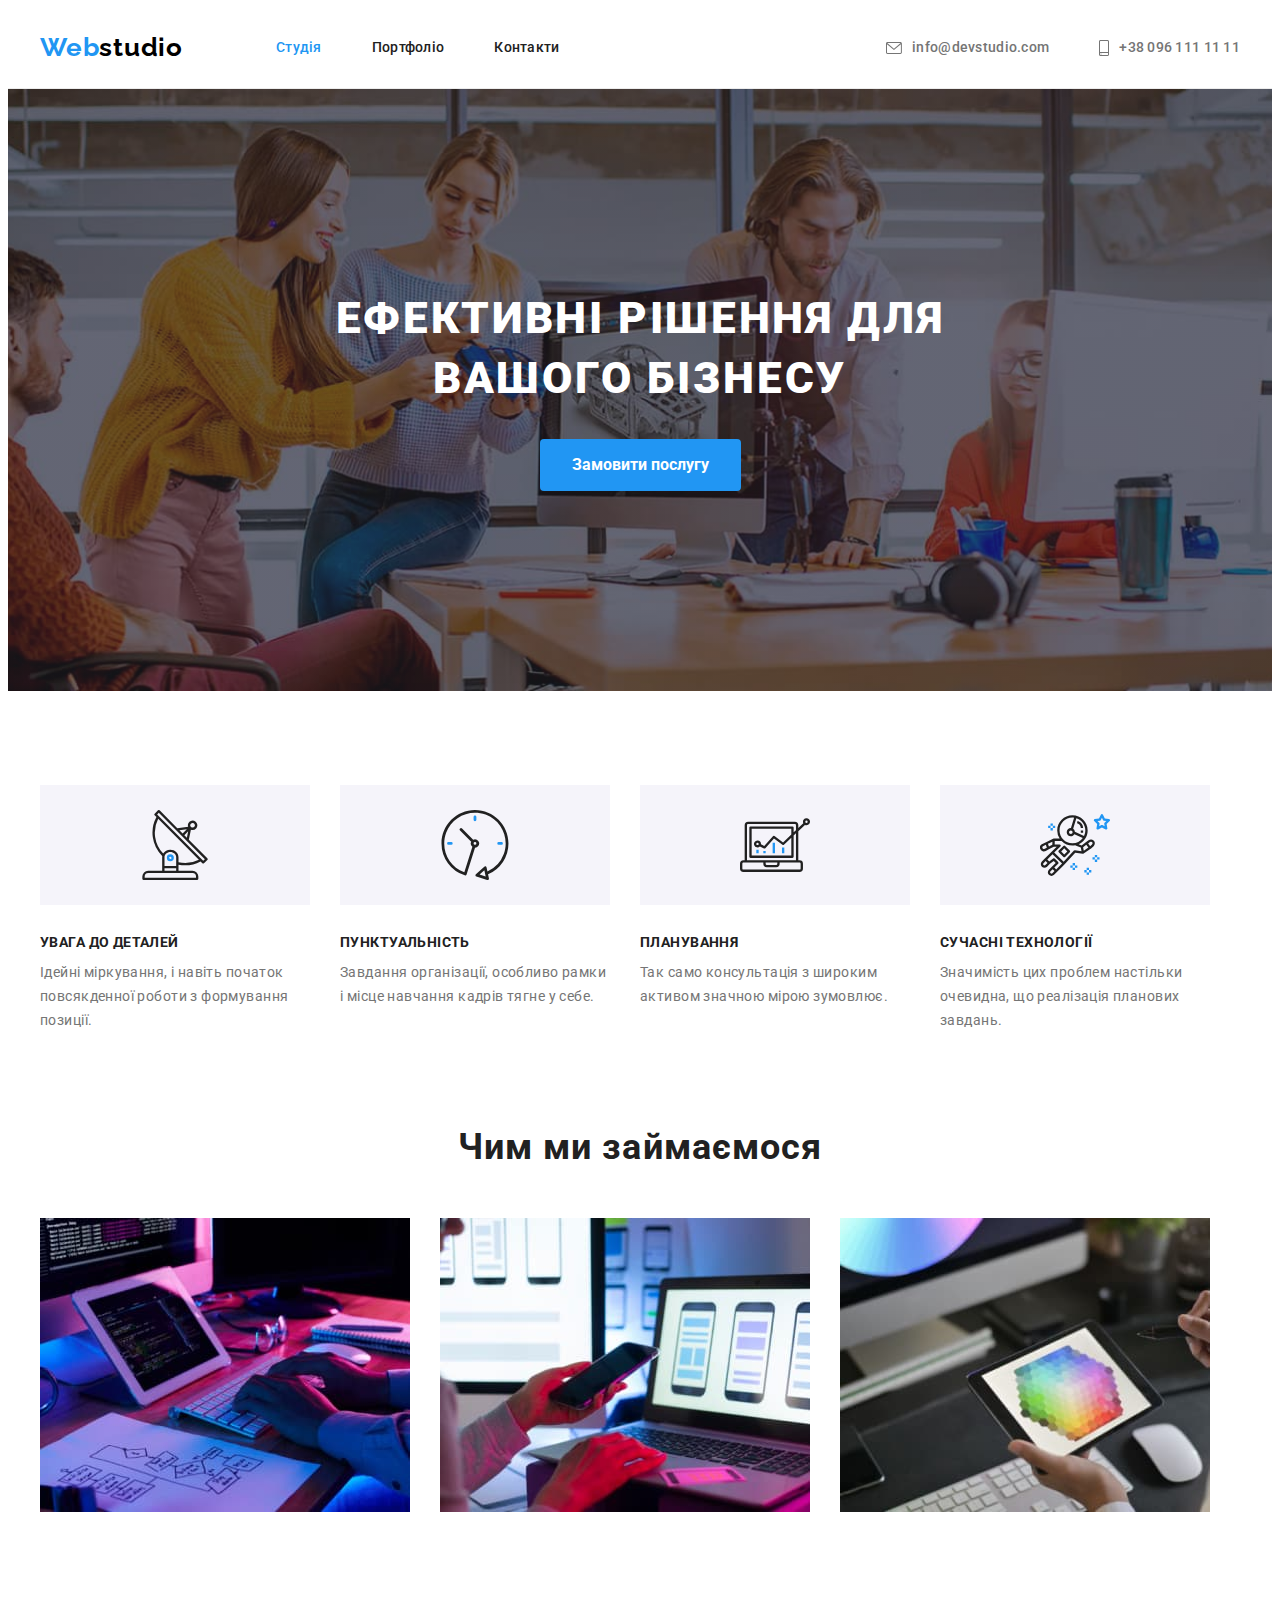
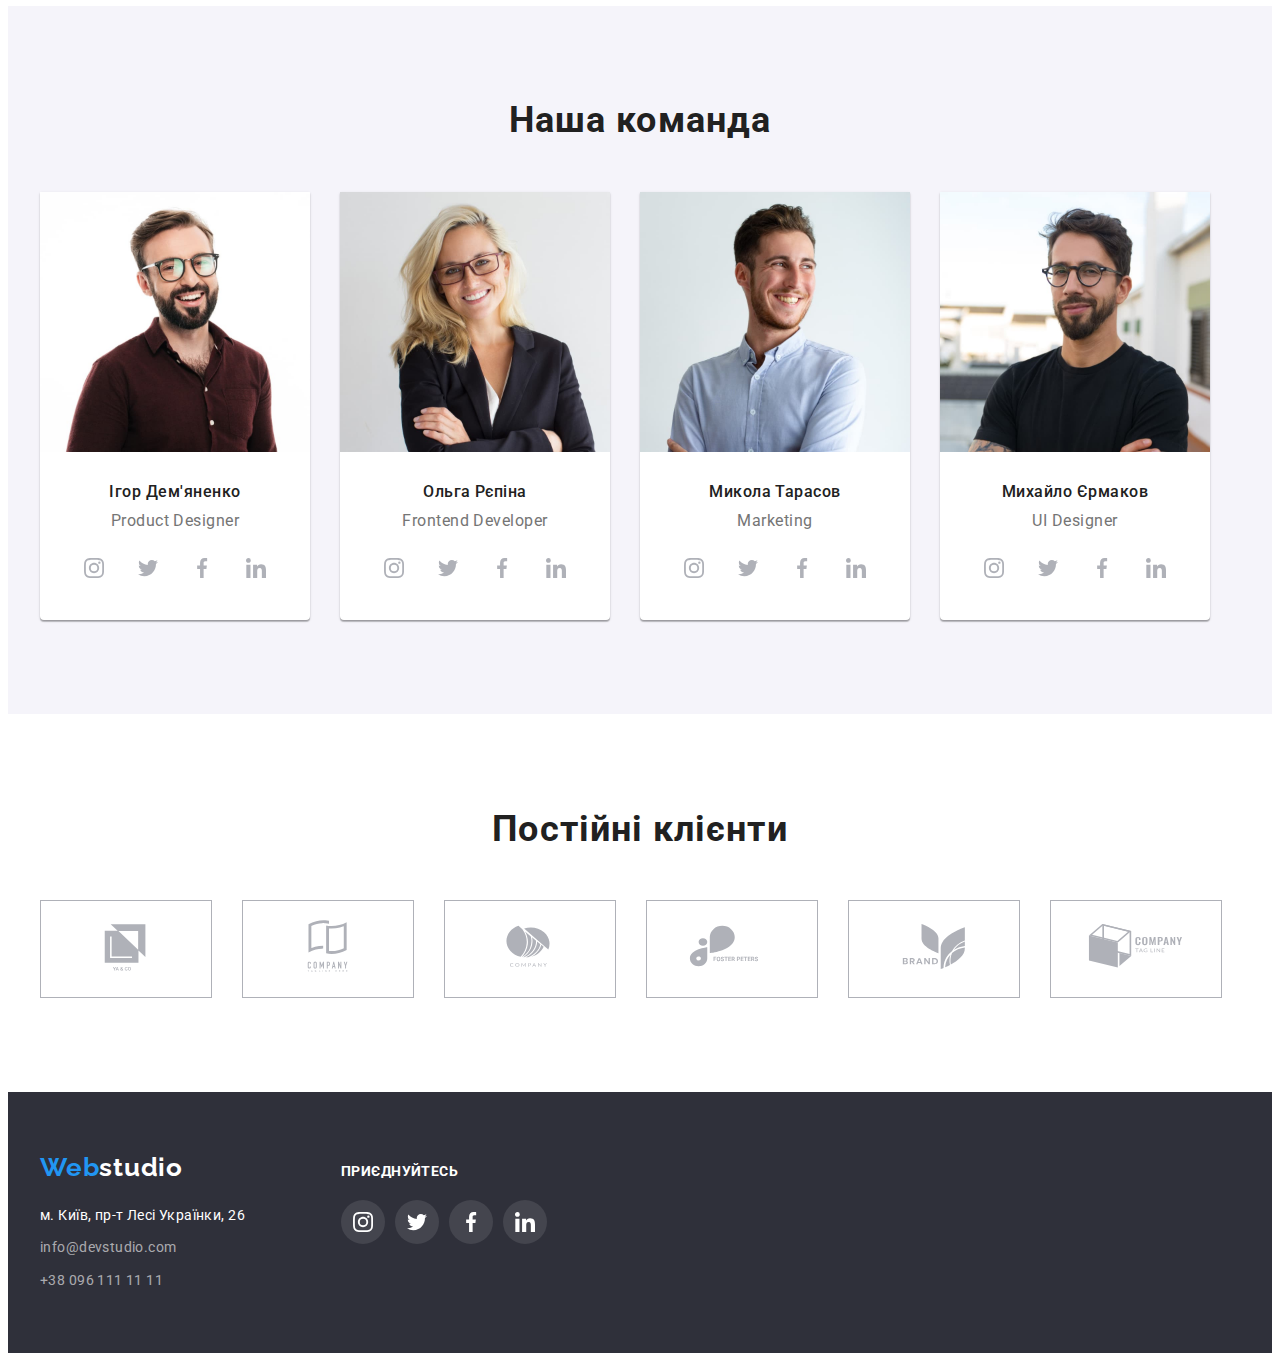
<file: index.html>
<!DOCTYPE html>
<html lang="uk">
  <head>
    <meta charset="UTF-8" />
    <meta http-equiv="X-UA-Compatible" content="IE=edge" />
    <meta name="viewport" content="width=device-width, initial-scale=1.0" />
    <title>Web studio</title>
    <link rel="preconnect" href="https://fonts.googleapis.com" />
    <link rel="preconnect" href="https://fonts.gstatic.com" crossorigin />
    <link
      href="https://fonts.googleapis.com/css2?family=Raleway:wght@700&family=Roboto:wght@400;500;700;900&display=swap"
      rel="stylesheet"
    />
    <link
      rel="stylesheet"
      href="https://cdnjs.cloudflare.com/ajax/libs/modern-normalize/1.1.0/modern-normalize.min.css"
      integrity="sha512-wpPYUAdjBVSE4KJnH1VR1HeZfpl1ub8YT/NKx4PuQ5NmX2tKuGu6U/JRp5y+Y8XG2tV+wKQpNHVUX03MfMFn9Q=="
      crossorigin="anonymous"
      referrerpolicy="no-referrer"
    />
    <link rel="stylesheet" href="./css/styles.css" />
  </head>
  <body>
    <!-- Header -->
    <header class="page-header">
      <div class="conteiner">
        <div class="header-items">
          <nav class="page-nav">
            <a href="./index.html" lang="en" class="logo"
              >Web<span class="nav-logo-corrector">studio</span></a
            >
            <ul class="list nav-list">
              <li><a href="./index.html" class="nav-item current">Студія</a></li>
              <li><a href="./portfolio.html" class="nav-item">Портфоліо</a></li>
              <li><a href="" class="nav-item">Контакти</a></li>
            </ul>
          </nav>
          <ul class="list contacts-list">
            <li>
              <a href="mailto:info@devstudio.com" class="header-contacts-item">
                <svg class="contact-icon" width="16" height="12">
                  <use href="./images/icons.svg#icon-mail"></use>
                </svg>
                info@devstudio.com</a
              >
            </li>
            <li>
              <a href="tel:+380961111111" class="header-contacts-item">
                <svg class="contact-icon" width="10" height="16">
                  <use href="./images/icons.svg#icon-phone"></use>
                </svg>
                +38 096 111 11 11
              </a>
            </li>
          </ul>
        </div>
      </div>
    </header>
    <!-- main -->
    <main>
      <!-- hero section -->
      <section class="page-hero">
        <div class="conteiner">
          <h1 class="hero-title">Ефективні рішення для вашого бізнесу</h1>
          <button type="button" class="button">Замовити послугу</button>
        </div>
      </section>
      <!-- features section -->
      <section class="features">
        <div class="conteiner">
          <h2 class="visually-hidden">Наші особливості</h2>
          <ul class="list features-list">
            <li>
              <div class="feature-icon">
                <svg width="70" height="70">
                  <use href="./images/icons.svg#icon-antenna"></use>
                </svg>
              </div>
              <h3 class="features-list-title">увага до деталей</h3>
              <p class="feature-description">
                Ідейні міркування, і навіть початок повсякденної роботи з формування позиції.
              </p>
            </li>
            <li>
              <div class="feature-icon">
                <svg width="70" height="70">
                  <use href="./images/icons.svg#icon-clock"></use>
                </svg>
              </div>
              <h3 class="features-list-title">пунктуальність</h3>
              <p class="feature-description">
                Завдання організації, особливо рамки і місце навчання кадрів тягне у себе.
              </p>
            </li>
            <li>
              <div class="feature-icon">
                <svg width="70" height="70">
                  <use href="./images/icons.svg#icon-diagram"></use>
                </svg>
              </div>
              <h3 class="features-list-title">планування</h3>
              <p class="feature-description">
                Так само консультація з широким активом значною мірою зумовлює.
              </p>
            </li>
            <li>
              <div class="feature-icon">
                <svg width="70" height="70">
                  <use href="./images/icons.svg#icon-astronaut"></use>
                </svg>
              </div>
              <h3 class="features-list-title">сучасні технології</h3>
              <p class="feature-description">
                Значимість цих проблем настільки очевидна, що реалізація планових завдань.
              </p>
            </li>
          </ul>
        </div>
      </section>
      <!-- what we do section -->
      <section class="what-we-do-section">
        <div class="conteiner">
          <h2 class="what-we-do-title">Чим ми займаємося</h2>
          <ul class="list what-we-do-list">
            <li>
              <img
                src="./images/projects/project1.jpg"
                alt="руки на клавіатурі"
                width="370"
                height="294"
                class="project-image"
              />
            </li>
            <li>
              <img
                src="./images/projects/project2.jpg"
                alt="робота з ноутбуком та телефоном"
                width="370"
                height="294"
                class="project-image"
              />
            </li>
            <li>
              <img
                src="./images/projects/project3.jpg"
                alt="палітра на екрані планшету"
                width="370"
                height="294"
                class="project-image"
              />
            </li>
          </ul>
        </div>
      </section>
      <!-- team section -->
      <section class="team-section">
        <div class="conteiner">
          <h2 class="team-title">Наша команда</h2>
          <ul class="list team-list">
            <li class="member-card">
              <img
                src="./images/team-members/member1.jpg"
                alt="Ігор Дем'яненко"
                width="270"
                height="260"
                class="member-photo"
              />
              <h3 class="member-name">Ігор Дем'яненко</h3>
              <p lang="en" class="member-position">Product Designer</p>
              <ul class="social-net-links list">
                <li>
                  <a href="" aria-label="instagram link">
                    <svg width="20" height="20">
                      <use href="./images/icons.svg#icon-instagram"></use>
                    </svg>
                  </a>
                </li>
                <li>
                  <a href="" aria-label="twitter-link">
                    <svg width="20" height="20">
                      <use href="./images/icons.svg#icon-twitter"></use>
                    </svg>
                  </a>
                </li>
                <li>
                  <a href="" aria-label="facebook-link">
                    <svg width="20" height="20">
                      <use href="./images/icons.svg#icon-facebook"></use>
                    </svg>
                  </a>
                </li>
                <li>
                  <a href="" aria-label="linkedin link">
                    <svg width="20" height="20">
                      <use href="./images/icons.svg#icon-linkedin"></use>
                    </svg>
                  </a>
                </li>
              </ul>
            </li>
            <li class="member-card">
              <img
                src="./images/team-members/member2.jpg"
                alt="Ольга Рєпіна"
                width="270"
                height="260"
                class="member-photo"
              />
              <h3 class="member-name">Ольга Рєпіна</h3>
              <p lang="en" class="member-position">Frontend Developer</p>
              <ul class="social-net-links list">
                <li>
                  <a href="" aria-label="instagram link">
                    <svg width="20" height="20">
                      <use href="./images/icons.svg#icon-instagram"></use>
                    </svg>
                  </a>
                </li>
                <li>
                  <a href="" aria-label="twitter-link">
                    <svg width="20" height="20">
                      <use href="./images/icons.svg#icon-twitter"></use>
                    </svg>
                  </a>
                </li>
                <li>
                  <a href="" aria-label="facebook-link">
                    <svg width="20" height="20">
                      <use href="./images/icons.svg#icon-facebook"></use>
                    </svg>
                  </a>
                </li>
                <li>
                  <a href="" aria-label="linkedin link">
                    <svg width="20" height="20">
                      <use href="./images/icons.svg#icon-linkedin"></use>
                    </svg>
                  </a>
                </li>
              </ul>
            </li>
            <li class="member-card">
              <img
                src="./images/team-members/member3.jpg"
                alt="Микола Тарасов"
                width="270"
                height="260"
                class="member-photo"
              />
              <h3 class="member-name">Микола Тарасов</h3>
              <p lang="en" class="member-position">Marketing</p>
              <ul class="social-net-links list">
                <li>
                  <a href="" aria-label="instagram link">
                    <svg width="20" height="20">
                      <use href="./images/icons.svg#icon-instagram"></use>
                    </svg>
                  </a>
                </li>
                <li>
                  <a href="" aria-label="twitter-link">
                    <svg width="20" height="20">
                      <use href="./images/icons.svg#icon-twitter"></use>
                    </svg>
                  </a>
                </li>
                <li>
                  <a href="" aria-label="facebook-link">
                    <svg width="20" height="20">
                      <use href="./images/icons.svg#icon-facebook"></use>
                    </svg>
                  </a>
                </li>
                <li>
                  <a href="" aria-label="linkedin link">
                    <svg width="20" height="20">
                      <use href="./images/icons.svg#icon-linkedin"></use>
                    </svg>
                  </a>
                </li>
              </ul>
            </li>
            <li class="member-card">
              <img
                src="./images/team-members/member4.jpg"
                alt="Михайло Єрмаков"
                width="270"
                height="260"
                class="member-photo"
              />
              <h3 class="member-name">Михайло Єрмаков</h3>
              <p lang="en" class="member-position">UI Designer</p>
              <ul class="social-net-links list">
                <li>
                  <a href="" aria-label="instagram link">
                    <svg width="20" height="20">
                      <use href="./images/icons.svg#icon-instagram"></use>
                    </svg>
                  </a>
                </li>
                <li>
                  <a href="" aria-label="twitter-link">
                    <svg width="20" height="20">
                      <use href="./images/icons.svg#icon-twitter"></use>
                    </svg>
                  </a>
                </li>
                <li>
                  <a href="" aria-label="facebook-link">
                    <svg width="20" height="20">
                      <use href="./images/icons.svg#icon-facebook"></use>
                    </svg>
                  </a>
                </li>
                <li>
                  <a href="" aria-label="linkedin link">
                    <svg width="20" height="20">
                      <use href="./images/icons.svg#icon-linkedin"></use>
                    </svg>
                  </a>
                </li>
              </ul>
            </li>
          </ul>
        </div>
      </section>
      <section class="clients">
        <div class="conteiner">
          <h2 class="clients-title">Постійні клієнти</h2>
          <ul class="clients-list list">
            <li class="clients-list-item">
              <a href="">
                <svg width="106" height="60" class="client-logo">
                  <use href="./images/icons.svg#icon-company1"></use>
                </svg>
              </a>
            </li>
            <li class="clients-list-item">
              <a href="">
                <svg width="106" height="60" class="client-logo">
                  <use href="./images/icons.svg#icon-company2"></use>
                </svg>
              </a>
            </li>
            <li class="clients-list-item">
              <a href="">
                <svg width="106" height="60" class="client-logo">
                  <use href="./images/icons.svg#icon-company3"></use>
                </svg>
              </a>
            </li>
            <li class="clients-list-item">
              <a href="">
                <svg width="106" height="60" class="client-logo">
                  <use href="./images/icons.svg#icon-company4"></use>
                </svg>
              </a>
            </li>
            <li class="clients-list-item">
              <a href="">
                <svg width="106" height="60" class="client-logo">
                  <use href="./images/icons.svg#icon-company5"></use>
                </svg>
              </a>
            </li>
            <li class="clients-list-item">
              <a href="">
                <svg width="106" height="60" class="client-logo">
                  <use href="./images/icons.svg#icon-company6"></use>
                </svg>
              </a>
            </li>
          </ul>
        </div>
      </section>
    </main>
    <!-- footer -->
    <footer class="page-footer">
      <div class="conteiner">
        <div class="foo-contacts">
          <a href="./index.html" lang="en" class="logo"
            >Web<span class="foo-logo-corrector">studio</span></a
          >
          <address class="studio-adress">
            <ul class="foo-nav list">
              <li>
                <a
                  href="http://surl.li/pcxl"
                  target="_blank"
                  rel="noreferrer noopener nofollow"
                  class="footer-adress"
                  >м. Київ, пр-т Лесі Українки, 26</a
                >
              </li>
              <li>
                <a href="mailto:info@devstudio.com" class="footer-contacts-item"
                  >info@devstudio.com</a
                >
              </li>
              <li>
                <a href="tel:+380961111111" class="footer-contacts-item">+38 096 111 11 11</a>
              </li>
            </ul>
          </address>
        </div>
        <div class="foo-social-net">
          <b>Приєднуйтесь</b>
          <ul class="foo-social-net-links list">
            <li>
              <a href="" aria-label="instagram link">
                <svg width="20" height="20">
                  <use href="./images/icons.svg#icon-instagram"></use>
                </svg>
              </a>
            </li>
            <li>
              <a href="" aria-label="twitter-link">
                <svg width="20" height="20">
                  <use href="./images/icons.svg#icon-twitter"></use>
                </svg>
              </a>
            </li>
            <li>
              <a href="" aria-label="facebook-link">
                <svg width="20" height="20">
                  <use href="./images/icons.svg#icon-facebook"></use>
                </svg>
              </a>
            </li>
            <li>
              <a href="" aria-label="linkedin link">
                <svg width="20" height="20">
                  <use href="./images/icons.svg#icon-linkedin"></use>
                </svg>
              </a>
            </li>
          </ul>
        </div>
      </div>
    </footer>
  </body>
</html>
</file>
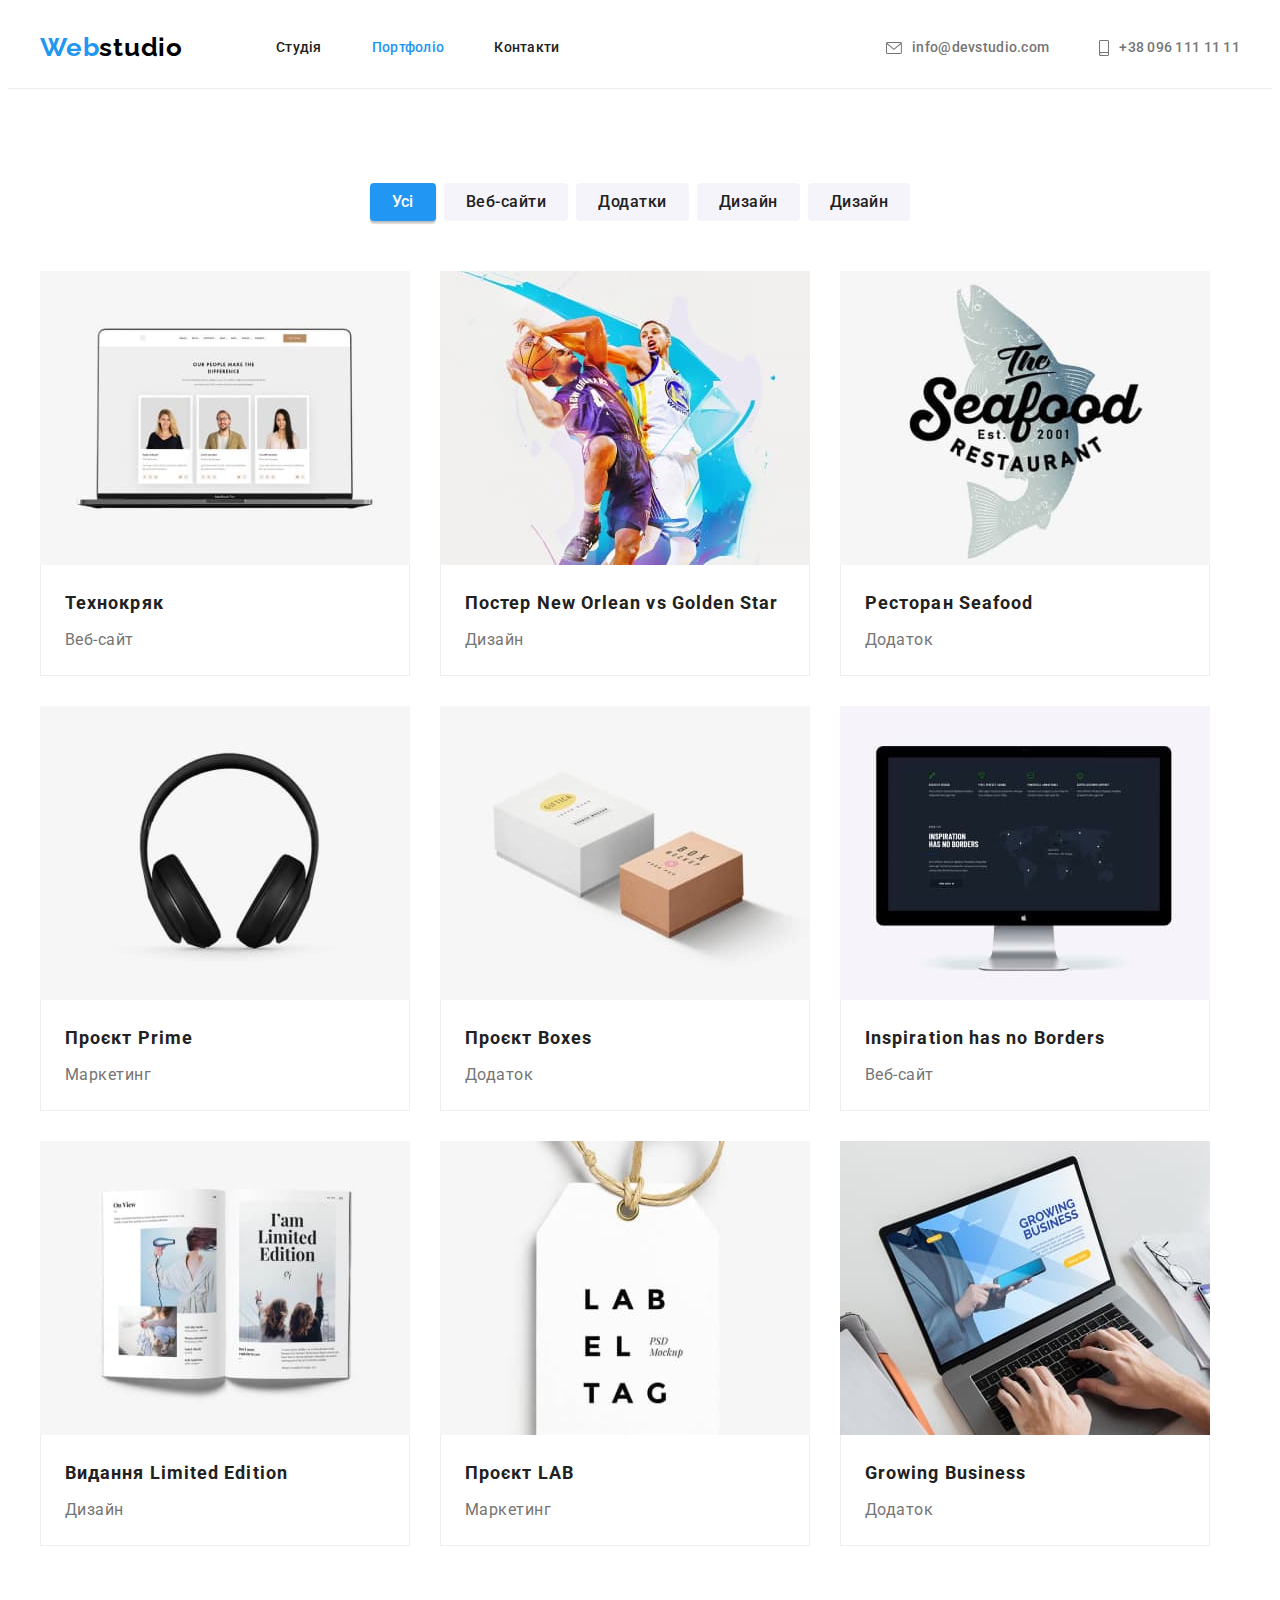
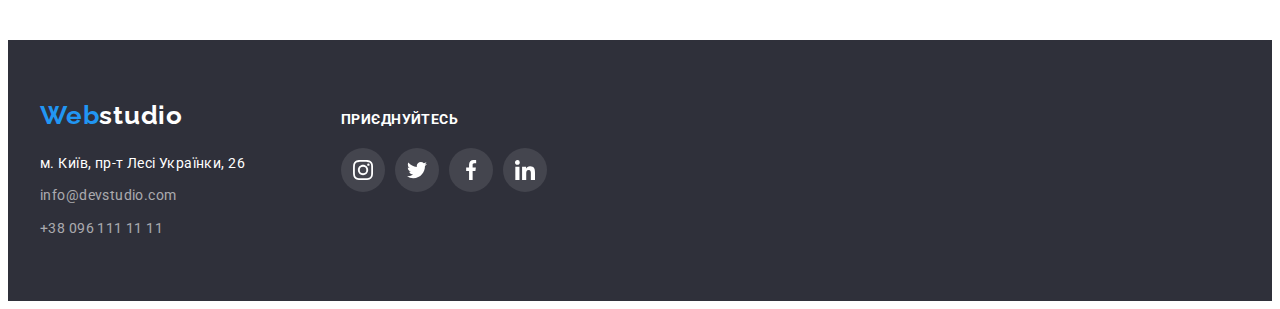
<file: portfolio.html>
<!DOCTYPE html>
<html lang="uk">
  <head>
    <meta charset="UTF-8" />
    <meta http-equiv="X-UA-Compatible" content="IE=edge" />
    <meta name="viewport" content="width=device-width, initial-scale=1.0" />
    <title>Web studio</title>
    <link
      href="https://fonts.googleapis.com/css2?family=Raleway:wght@700&family=Roboto:wght@400;500;700;900&display=swap"
      rel="stylesheet"
    />
    <link
      rel="stylesheet"
      href="https://cdnjs.cloudflare.com/ajax/libs/modern-normalize/1.1.0/modern-normalize.min.css"
      integrity="sha512-wpPYUAdjBVSE4KJnH1VR1HeZfpl1ub8YT/NKx4PuQ5NmX2tKuGu6U/JRp5y+Y8XG2tV+wKQpNHVUX03MfMFn9Q=="
      crossorigin="anonymous"
      referrerpolicy="no-referrer"
    />
    <link rel="stylesheet" href="./css/styles.css" />
  </head>
  <body>
    <!-- Header -->
    <header class="page-header">
      <div class="conteiner">
        <div class="header-items">
          <nav class="page-nav">
            <a href="./index.html" lang="en" class="logo"
              >Web<span class="nav-logo-corrector">studio</span></a
            >
            <ul class="list nav-list">
              <li><a href="./index.html" class="nav-item">Студія</a></li>
              <li><a href="./portfolio.html" class="nav-item current">Портфоліо</a></li>
              <li><a href="" class="nav-item">Контакти</a></li>
            </ul>
          </nav>
          <ul class="list contacts-list">
            <li>
              <a href="mailto:info@devstudio.com" class="header-contacts-item">
                <svg class="contact-icon" width="16" height="12">
                  <use href="./images/icons.svg#icon-mail"></use>
                </svg>
                info@devstudio.com</a
              >
            </li>
            <li>
              <a href="tel:+380961111111" class="header-contacts-item">
                <svg class="contact-icon" width="10" height="16">
                  <use href="./images/icons.svg#icon-phone"></use>
                </svg>
                +38 096 111 11 11
              </a>
            </li>
          </ul>
        </div>
      </div>
    </header>
    <!-- main -->
    <main class="portfolio-page">
      <div class="conteiner">
        <h1 class="visually-hidden">Портфоліо</h1>
        <ul class="filter list">
          <li><button type="button" class="filter-item chosen">Усі</button></li>
          <li><button type="button" class="filter-item">Веб-сайти</button></li>
          <li><button type="button" class="filter-item">Додатки</button></li>
          <li><button type="button" class="filter-item">Дизайн</button></li>
          <li><button type="button" class="filter-item">Дизайн</button></li>
        </ul>
        <ul class="list portfolio-list">
          <li class="project-conteiner">
            <a href="">
              <img
                src="./images/portfolio-items/first-item.jpg"
                alt="Технокряк"
                width="370"
                height="294"
                class="project-image"
              />
              <div class="project-title">
                <h2 class="project-name">Технокряк</h2>
                <p class="project-type">Веб-сайт</p>
              </div>
            </a>
          </li>
          <li class="project-conteiner">
            <a href="">
              <img
                src="./images/portfolio-items/second-item.jpg"
                alt="Постер"
                width="370"
                height="294"
                class="project-image"
              />
              <div class="project-title">
                <h2 class="project-name">
                  Постер <span lang="en">New Orlean vs Golden Star</span>
                </h2>
                <p class="project-type">Дизайн</p>
              </div>
            </a>
          </li>
          <li class="project-conteiner">
            <a href="">
              <img
                src="./images/portfolio-items/third-item.jpg"
                alt="Ресторан Сіфуд"
                width="370"
                height="294"
                class="project-image"
              />
              <div class="project-title">
                <h2 class="project-name">Ресторан <span lang="en">Seafood</span></h2>
                <p class="project-type">Додаток</p>
              </div>
            </a>
          </li>
          <li class="project-conteiner">
            <a href="">
              <img
                src="./images/portfolio-items/fourth-item.jpg"
                alt="Проєкт прайм"
                width="370"
                height="294"
                class="project-image"
              />
              <div class="project-title">
                <h2 class="project-name">Проєкт <span lang="en">Prime</span></h2>
                <p class="project-type">Маркетинг</p>
              </div>
            </a>
          </li>
          <li class="project-conteiner">
            <a href="">
              <img
                src="./images/portfolio-items/fifth-item.jpg"
                alt="Проєкт Боксес"
                width="370"
                height="294"
                class="project-image"
              />
              <div class="project-title">
                <h2 class="project-name">Проєкт <span lang="en">Boxes</span></h2>
                <p class="project-type">Додаток</p>
              </div>
            </a>
          </li>
          <li class="project-conteiner">
            <a href="">
              <img
                src="./images/portfolio-items/sixth-item.jpg"
                alt="Натхнення без кордонів"
                width="370"
                height="294"
                class="project-image"
              />
              <div class="project-title">
                <h2 lang="en" class="project-name">Inspiration has no Borders</h2>
                <p class="project-type">Веб-сайт</p>
              </div>
            </a>
          </li>
          <li class="project-conteiner">
            <a href="">
              <img
                src="./images/portfolio-items/seventh-item.jpg"
                alt="Видання лімітед едішен"
                width="370"
                height="294"
                class="project-image"
              />
              <div class="project-title">
                <h2 class="project-name">Видання <span lang="en">Limited Edition</span></h2>
                <p class="project-type">Дизайн</p>
              </div>
            </a>
          </li>
          <li class="project-conteiner">
            <a href="">
              <img
                src="./images/portfolio-items/eighth-item.jpg"
                alt="Проєкт ЛАБ"
                width="370"
                height="294"
                class="project-image"
              />
              <div class="project-title">
                <h2 class="project-name">Проєкт <span lang="en">LAB</span></h2>
                <p class="project-type">Маркетинг</p>
              </div>
            </a>
          </li>
          <li class="project-conteiner">
            <a href="">
              <img
                src="./images/portfolio-items/ninth-item.jpg"
                alt="Зрощуємо бізнес"
                width="370"
                height="294"
                class="project-image"
              />
              <div class="project-title">
                <h2 lang="en" class="project-name">Growing Business</h2>
                <p class="project-type">Додаток</p>
              </div>
            </a>
          </li>
        </ul>
      </div>
    </main>
    <!-- footer -->
    <footer class="page-footer">
      <div class="conteiner">
        <div class="foo-contacts">
          <a href="./index.html" lang="en" class="logo"
            >Web<span class="foo-logo-corrector">studio</span></a
          >
          <address class="studio-adress">
            <ul class="foo-nav list">
              <li>
                <a
                  href="http://surl.li/pcxl"
                  target="_blank"
                  rel="noreferrer noopener nofollow"
                  class="footer-adress"
                  >м. Київ, пр-т Лесі Українки, 26</a
                >
              </li>
              <li>
                <a href="mailto:info@devstudio.com" class="footer-contacts-item"
                  >info@devstudio.com</a
                >
              </li>
              <li>
                <a href="tel:+380961111111" class="footer-contacts-item">+38 096 111 11 11</a>
              </li>
            </ul>
          </address>
        </div>
        <div class="foo-social-net">
          <b>Приєднуйтесь</b>
          <ul class="foo-social-net-links list">
            <li>
              <a href="" aria-label="instagram link">
                <svg width="20" height="20">
                  <use href="./images/icons.svg#icon-instagram"></use>
                </svg>
              </a>
            </li>
            <li>
              <a href="" aria-label="twitter-link">
                <svg width="20" height="20">
                  <use href="./images/icons.svg#icon-twitter"></use>
                </svg>
              </a>
            </li>
            <li>
              <a href="" aria-label="facebook-link">
                <svg width="20" height="20">
                  <use href="./images/icons.svg#icon-facebook"></use>
                </svg>
              </a>
            </li>
            <li>
              <a href="" aria-label="linkedin link">
                <svg width="20" height="20">
                  <use href="./images/icons.svg#icon-linkedin"></use>
                </svg>
              </a>
            </li>
          </ul>
        </div>
      </div>
    </footer>
  </body>
</html>
</file>
<file: css/styles.css>
/* colors */
:root {
  --title-text-color: #212121;
  --active-color: #2196f3;
  --text-color: #757575;
  --foo-contacts-color: rgba(255, 255, 255, 0.6);
  --white-text-color: #ffffff;
  --main-bc-color: #ffffff;
  --secondary-bc-color: #f5f4fa;
  --nav-logo-color: #000000;
  --filter-button-color: #f5f4fa;
  --foo-bc-color: #2f303a;
  --secondary-active-color: #188ce8;
  --social-net-link-color: #afb1b8;
}

/* zeroing styles */

*:focus {
  outline: none;
}

body {
  background: var(--main-bc-color);
  font-family: 'Roboto', sans-serif;
  color: var(--text-color);
}
h1,
h2,
h3,
h4,
h5,
h6,
p {
  margin: 0;
  padding: 0;
}
button {
  font-family: inherit;
}
a {
  text-decoration: none;
}
.list {
  list-style: none;
  margin: 0;
  padding: 0;
}

.visually-hidden {
  position: absolute;
  white-space: nowrap;
  width: 1px;
  height: 1px;
  overflow: hidden;
  border: 0;
  padding: 0;
  clip: rect(0 0 0 0);
  clip-path: inset(50%);
  margin: -1px;
}

.conteiner {
  width: 1200px;
  margin: 0 auto;
  padding: 0px 15px;
}

/* header styles */

.page-header {
  border-bottom: 1px solid #ececec;
}

.header-items {
  display: flex;
  align-items: center;
  justify-content: space-between;
}

.page-nav {
  display: flex;
  align-items: center;
}

.nav-list {
  display: flex;
  margin-left: 93px;
}

.nav-list > li:not(:last-child) {
  margin-right: 50px;
}

.contacts-list {
  display: flex;
}

.contacts-list > li > a {
  padding-top: 32px;
  padding-bottom: 32px;
}

.contacts-list > li:not(:last-child) {
  margin-right: 50px;
}

.logo {
  color: var(--active-color);
  font-family: 'Raleway', sans-serif;
  font-weight: 700;
  font-size: 26px;
  line-height: 1.2;
  letter-spacing: 0.03em;
}

.page-nav > .logo {
  padding-top: 24px;
  padding-bottom: 25px;
}

.nav-logo-corrector {
  color: var(--nav-logo-color);
}
.foo-logo-corrector {
  color: var(--white-text-color);
}

.nav-item {
  display: inline-block;
  color: var(--title-text-color);
  font-weight: 500;
  font-size: 14px;
  line-height: 1.14;
  letter-spacing: 0.02em;
  padding-top: 32px;
  padding-bottom: 32px;
}

.nav-item:hover,
.nav-item:focus,
.current,
.header-contacts-item:hover,
.header-contacts-item:focus {
  color: var(--active-color);
}

.header-contacts-item {
  color: var(--text-color);
  font-weight: 500;
  font-size: 14px;
  line-height: 1.14;
  letter-spacing: 0.02em;
  display: flex;
  align-items: center;
}

.contact-icon {
  margin-right: 10px;
  fill: currentColor;
}

/* hero styles */

.page-hero {
  background-color: var(--foo-bc-color);
  text-align: center;
  background-image: linear-gradient(to right, rgba(47, 48, 58, 0.4), rgba(47, 48, 58, 0.4)),
    url(../images/hero-bg.jpg);
  background-repeat: no-repeat;
  background-position: center;
  background-size: cover;
  max-width: 1600px;
  padding: 200px 0;
  margin-left: auto;
  margin-right: auto;
}

.hero-title {
  color: var(--white-text-color);
  font-weight: 900;
  font-size: 44px;
  line-height: 1.36;
  text-align: center;
  letter-spacing: 0.06em;
  text-transform: uppercase;
  max-width: 696px;
  margin: 0px auto 30px;
}

.button {
  color: var(--white-text-color);
  background: var(--active-color);
  font-weight: 700;
  font-size: 16px;
  line-height: 1.88;
  text-align: center;
  cursor: pointer;
  padding: 11px 32px;
  max-width: 216;
  border: none;
  border-radius: 4px;
}

.button:focus,
.button:hover {
  background-color: var(--secondary-active-color);
}

/* features styles */

.features {
  padding-top: 94px;
  padding-bottom: 94px;
}

.feature-icon {
  background-color: var(--secondary-bc-color);
  margin-bottom: 30px;
  display: flex;
  align-items: center;
  justify-content: center;
  padding: 25px 100px;
}

.features-list {
  display: flex;
  flex-wrap: wrap;
}

.features-list li {
  flex-basis: calc(100% / 4 - 30px);
}

.features-list li:not(:last-child) {
  margin-right: 30px;
}

.features-list-title {
  color: var(--title-text-color);
  font-size: 14px;
  line-height: 1.14;
  letter-spacing: 0.03em;
  text-transform: uppercase;
  margin-bottom: 10px;
}

.feature-description {
  font-size: 14px;
  line-height: 1.71;
  letter-spacing: 0.03em;
}

/* what we do & team styles */

.what-we-do-section {
  padding-bottom: 94px;
}

.what-we-do-list {
  display: flex;
  flex-wrap: wrap;
}

.what-we-do-list li {
  flex-basis: calc(100% / 3 - 30px);
}

.what-we-do-list li:not(:last-child) {
  margin-right: 30px;
}

.team-section {
  background-color: var(--secondary-bc-color);
  padding: 94px 0;
}

.team-list {
  display: flex;
  flex-wrap: wrap;
}

.team-list li:not(:last-child) {
  margin-right: 30px;
}

.what-we-do-title,
.team-title {
  color: var(--title-text-color);
  font-size: 36px;
  line-height: 1.16;
  text-align: center;
  letter-spacing: 0.03em;
  margin-bottom: 50px;
}

.project-image {
  display: block;
}

.member-card {
  background-color: var(--main-bc-color);
  padding-bottom: 30px;
  text-align: center;
  flex-basis: calc(100% / 4 - 30px);
  box-shadow: 0px 1px 3px rgba(0, 0, 0, 0.12), 0px 1px 1px rgba(0, 0, 0, 0.14),
    0px 2px 1px rgba(0, 0, 0, 0.2);
  border-radius: 0px 0px 4px 4px;
}

.member-photo {
  display: block;
  margin-bottom: 30px;
}

.member-name {
  color: var(--title-text-color);
  font-weight: 500;
  font-size: 16px;
  line-height: 1.19;
  text-align: center;
  letter-spacing: 0.03em;
  margin-bottom: 10px;
}

.member-position {
  font-weight: 400;
  font-size: 16px;
  line-height: 1.19;
  text-align: center;
  letter-spacing: 0.03em;
  margin-bottom: 16px;
}

.social-net-links {
  display: flex;
  align-items: center;
  justify-content: center;
}

.social-net-links > li {
  width: 44px;
  height: 44px;
  display: flex;
  align-items: center;
  justify-content: center;
}

.social-net-links > li > a {
  color: var(--social-net-link-color);
  padding: 12px 12px;
  display: flex;
  justify-content: center;
  align-items: center;
  border-radius: 50%;
}

.social-net-links > li:not(:last-child) {
  margin-right: 10px;
}

.social-net-links > li svg {
  fill: currentColor;
}

.social-net-links a:hover,
.social-net-links a:focus {
  background-color: var(--active-color);
  color: var(--white-text-color);
}

/* clients styles */

.clients {
  text-align: center;
  padding-bottom: 94px;
  padding-top: 94px;
}

.clients-title {
  margin-bottom: 50px;
  color: var(--title-text-color);
  font-size: 36px;
  line-height: 1.17;
  letter-spacing: 0.03em;
}

.clients-list {
  display: flex;
}

.clients-list > li:not(:last-child) {
  margin-right: 30px;
}

.clients-list-item {
  display: flex;
  align-items: center;
  justify-content: center;
}

.clients-list-item > a {
  color: var(--social-net-link-color);
  border: 1px solid currentColor;
  padding: 16px 32px;
}

.clients-list-item > a:hover,
.clients-list-item > a:focus {
  color: var(--active-color);
}

.client-logo {
  fill: currentColor;
}

/* footer styles */

.page-footer {
  background: var(--foo-bc-color);
  padding: 60px 0;
}

.page-footer .conteiner {
  display: flex;
  align-items: baseline;
}

.page-footer .logo {
  display: inline-block;
  margin-bottom: 20px;
}

.foo-contacts {
  margin-right: 70px;
  width: 231px;
}

.foo-nav {
  font-weight: 400;
  font-size: 14px;
  line-height: 1.71;
  letter-spacing: 0.03em;
}

.foo-nav li:not(:last-child) {
  margin-bottom: 9px;
}

.footer-adress {
  color: var(--white-text-color);
}

.footer-contacts-item {
  color: var(--foo-contacts-color);
}

.footer-contacts-item:focus,
.footer-adress:focus,
.footer-adress:hover,
.footer-contacts-item:hover {
  color: var(--active-color);
}

.studio-adress {
  font-style: normal;
}

.foo-social-net b {
  color: var(--white-text-color);
  font-style: normal;
  font-weight: 700;
  font-size: 14px;
  line-height: 1.14;
  letter-spacing: 0.03em;
  text-transform: uppercase;
  display: inline-block;
  margin-bottom: 20px;
}

.foo-social-net-links {
  display: flex;
}

.foo-social-net-links > li {
  width: 44px;
  height: 44px;
}

.foo-social-net-links > li:not(:last-child) {
  margin-right: 10px;
}

.foo-social-net-links a {
  color: var(--white-text-color);
  display: flex;
  align-items: center;
  justify-content: center;
  padding: 12px;
  border-radius: 50%;
  background-color: rgba(255, 255, 255, 0.1);
}

.foo-social-net-links a:hover,
.foo-social-net-links a:focus {
  background-color: var(--active-color);
}

.foo-social-net-links svg {
  fill: currentColor;
}

/* portfolio styles */

.portfolio-page {
  padding: 94px 0;
}

.filter {
  margin-bottom: 50px;
  display: flex;
  justify-content: center;
}

.filter-item {
  background: var(--filter-button-color);
  color: var(--title-text-color);
  font-weight: 500;
  font-size: 16px;
  line-height: 1.62;
  text-align: center;
  letter-spacing: 0.03em;
  cursor: pointer;
  padding: 6px 22px;
  border: none;
  border-radius: 4px;
}

.filter > li:not(:last-child) {
  margin-right: 8px;
}

.chosen,
.filter-item:hover,
.filter-item:focus {
  color: var(--white-text-color);
  background-color: var(--active-color);
  box-shadow: 0px 3px 1px rgba(0, 0, 0, 0.1), 0px 1px 2px rgba(0, 0, 0, 0.08),
    0px 2px 2px rgba(0, 0, 0, 0.12);
  border-radius: 4px;
}

.portfolio-list {
  display: flex;
  flex-wrap: wrap;
  gap: 30px;
}

.project-conteiner {
  flex-basis: calc(100% / 3 - 30px);
}

.project-conteiner a:hover,
.project-conteiner a:focus {
  display: inline-block;
  box-shadow: 0px 1px 1px rgba(0, 0, 0, 0.12), 0px 4px 4px rgba(0, 0, 0, 0.06),
    1px 4px 6px rgba(0, 0, 0, 0.16);
}

.project-title {
  border-left: 1px solid #eeeeee;
  border-right: 1px solid #eeeeee;
  border-bottom: 1px solid #eeeeee;
  padding: 20px 24px;
}

.project-name {
  color: var(--title-text-color);
  font-weight: 700;
  font-size: 18px;
  line-height: 2;
  letter-spacing: 0.06em;
  display: inline-block;
  margin-bottom: 4px;
}

.project-type {
  color: var(--text-color);
  font-size: 16px;
  line-height: 1.88;
  letter-spacing: 0.03em;
}
</file>
